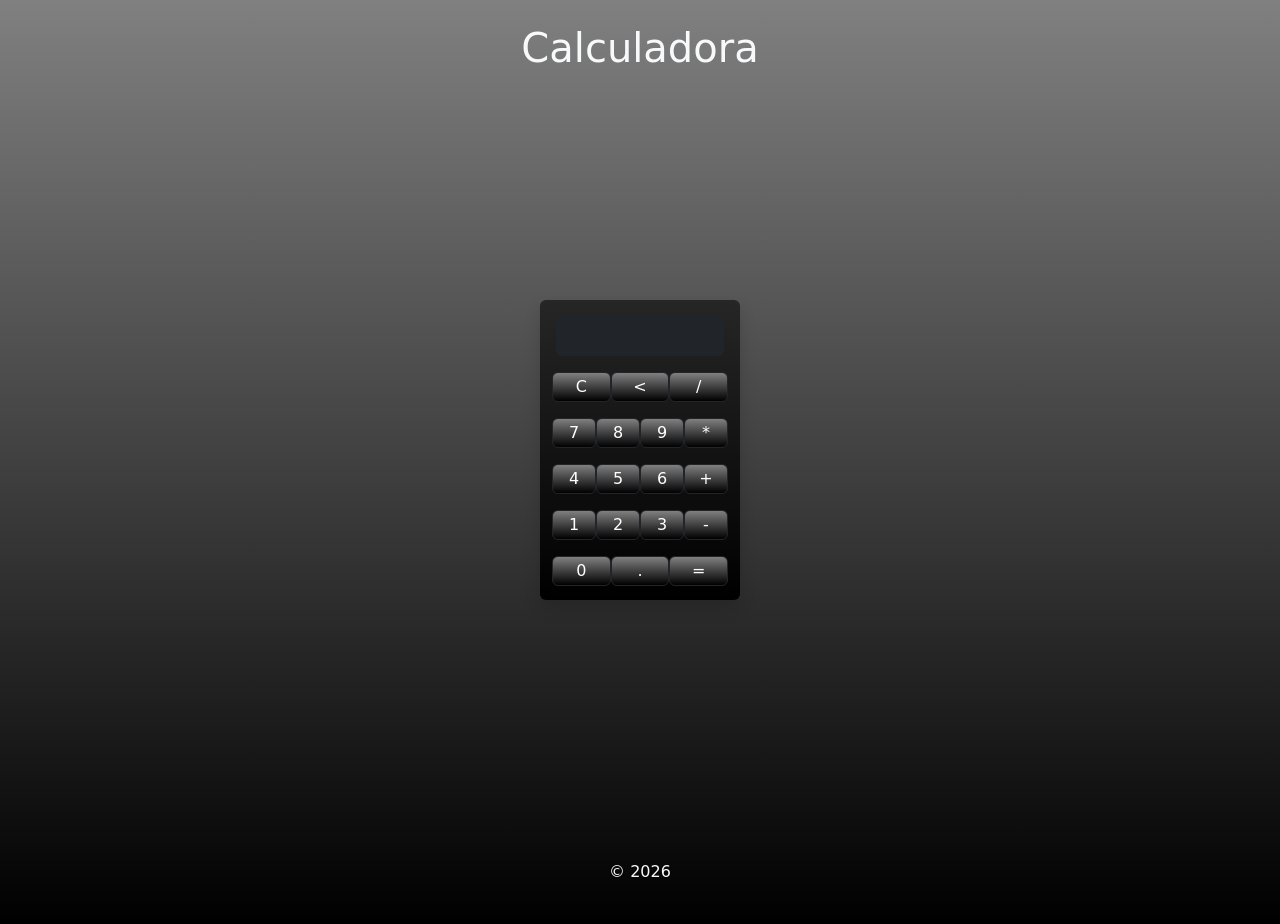
<file: Calculadora/index.html>
<!DOCTYPE html>
<html lang="en">
<head>
    <meta charset="UTF-8">
    <meta name="viewport" content="width=device-width, initial-scale=1.0">
    <title>Calculator</title>
    <link rel="stylesheet" href="style.css">
    <link href="https://cdn.jsdelivr.net/npm/bootstrap@5.3.3/dist/css/bootstrap.min.css" rel="stylesheet" integrity="sha384-QWTKZyjpPEjISv5WaRU9OFeRpok6YctnYmDr5pNlyT2bRjXh0JMhjY6hW+ALEwIH" crossorigin="anonymous">
</head>
<body>
    <header class="header text-center my-4">
        <h1 class="text-light">Calculadora</h1>
    </header>
    <main class="d-flex justify-content-center">
        <div class="calc bg-black bg-gradient p-3 rounded shadow">
            <div class="display bg-dark pb-3 mb-3 rounded text-light text-end" id="display"></div>
            <div class="btns">
                <div class="row g-2"> 
                    <button onclick="clearAll()" class="btn col btn-dark d-flex justify-content-center align-items-center" aria-label="Clear">C</button>
                    <button onclick="backspace()" class="btn col btn-dark d-flex justify-content-center align-items-center" aria-label="Backspace"><</button>
                    <button onclick="pressed('/')" class="btn col btn-dark d-flex justify-content-center align-items-center" aria-label="Divide">/</button>
                </div>
                <div class="row g-2 mt-2">
                    <button onclick="pressed('7')" class="btn col btn-dark d-flex justify-content-center align-items-center" aria-label="Seven">7</button>
                    <button onclick="pressed('8')" class="btn col btn-dark d-flex justify-content-center align-items-center" aria-label="Eight">8</button>
                    <button onclick="pressed('9')" class="btn col btn-dark d-flex justify-content-center align-items-center" aria-label="Nine">9</button>
                    <button onclick="pressed('*')" class="btn col btn-dark d-flex justify-content-center align-items-center" aria-label="Multiply">*</button>
                </div>
                <div class="row g-2 mt-2">
                    <button onclick="pressed('4')" class="btn col btn-dark d-flex justify-content-center align-items-center" aria-label="Four">4</button>
                    <button onclick="pressed('5')" class="btn col btn-dark d-flex justify-content-center align-items-center" aria-label="Five">5</button>
                    <button onclick="pressed('6')" class="btn col btn-dark d-flex justify-content-center align-items-center" aria-label="Six">6</button>
                    <button onclick="pressed('+')" class="btn col btn-dark d-flex justify-content-center align-items-center" aria-label="Add">+</button>
                </div>
                <div class="row g-2 mt-2">
                    <button onclick="pressed('1')" class="btn col btn-dark d-flex justify-content-center align-items-center" aria-label="One">1</button>
                    <button onclick="pressed('2')" class="btn col btn-dark d-flex justify-content-center align-items-center" aria-label="Two">2</button>
                    <button onclick="pressed('3')" class="btn col btn-dark d-flex justify-content-center align-items-center" aria-label="Three">3</button>
                    <button onclick="pressed('-')" class="btn col btn-dark d-flex justify-content-center align-items-center" aria-label="Subtract">-</button>
                </div>
                <div class="row g-2 mt-2">
                    <button onclick="pressed('0')" class="btn col btn-dark d-flex justify-content-center align-items-center" aria-label="Zero">0</button>
                    <button onclick="pressed('.')" class="btn col btn-dark d-flex justify-content-center align-items-center" aria-label="Decimal">.</button>
                    <button onclick="calculate()" class="btn col btn-dark d-flex justify-content-center align-items-center" aria-label="Equals">=</button>
                </div>
            </div>
        </div>
    </main>
    <footer class="footer text-light fixed-bottom mt-auto text-center">
        <p>&copy; 2026</p>
    </footer>
    <script src="script.js"></script>
    <script src="https://cdn.jsdelivr.net/npm/bootstrap@5.3.3/dist/js/bootstrap.bundle.min.js" integrity="sha384-YvpcrYf0tY3lHB60NNkmXc5s9fDVZLESaAA55NDzOxhy9GkcIdslK1eN7N6jIeHz" crossorigin="anonymous"></script>
</body>
</html>
</file>
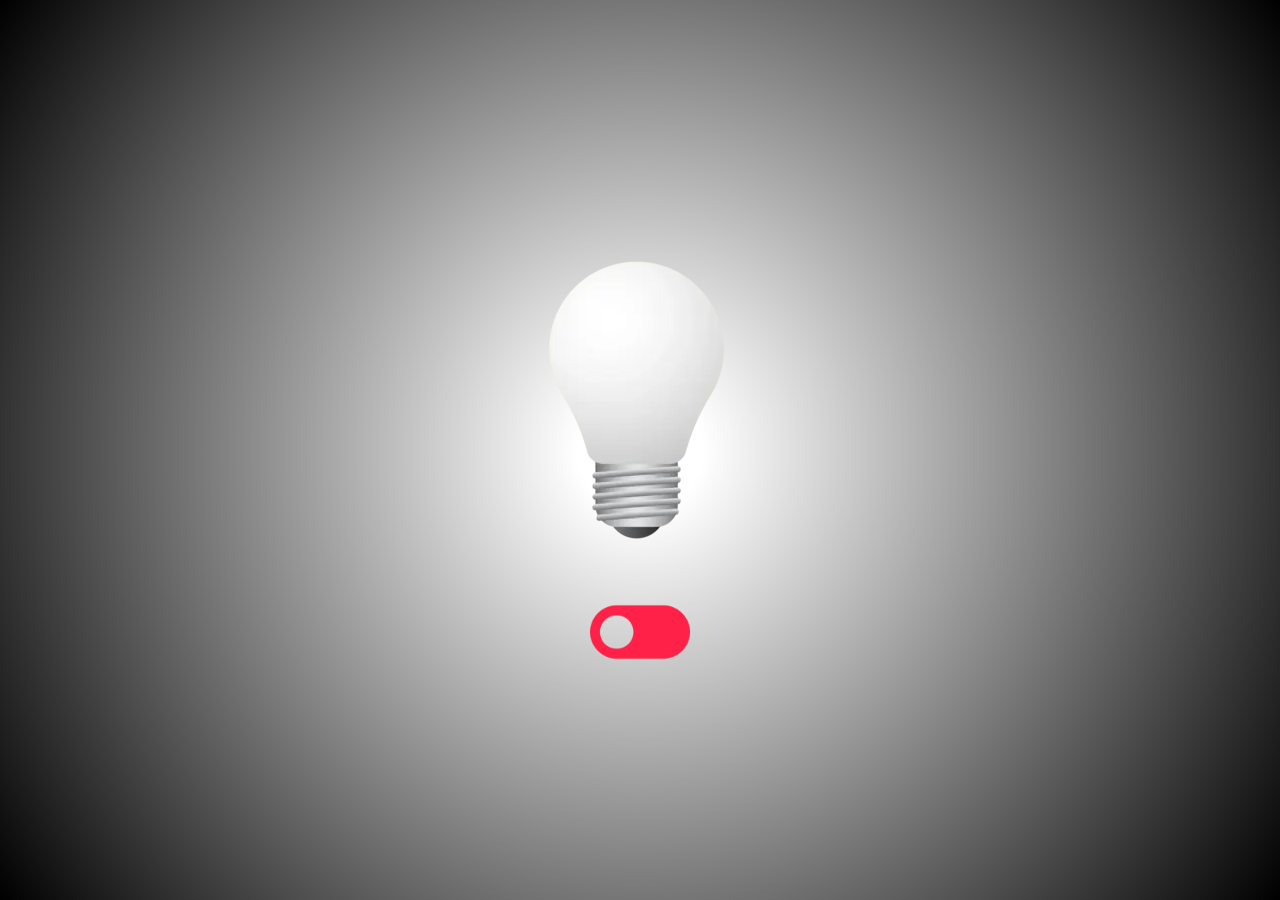
<file: Lampada/index.html>
<!DOCTYPE html>
<html lang="pt-BR">

<head>
    <meta charset="UTF-8">
    <meta name="viewport" content="width=device-width, initial-scale=1.0">
    <title>Lâmpada</title>
    <link rel="stylesheet" href="style.css">
    <script src="script.js" defer></script>
</head>

<body>
    <div class="container">
        <img id="lamp" src="assets/lamp_off.png" alt="Lâmpada apagada">

        <div class="img-container">
            <img src="assets/interruptor_off.png" id="interruptor" alt="Interruptor desligado">
        </div>
    </div>
</body>

</html>
</file>
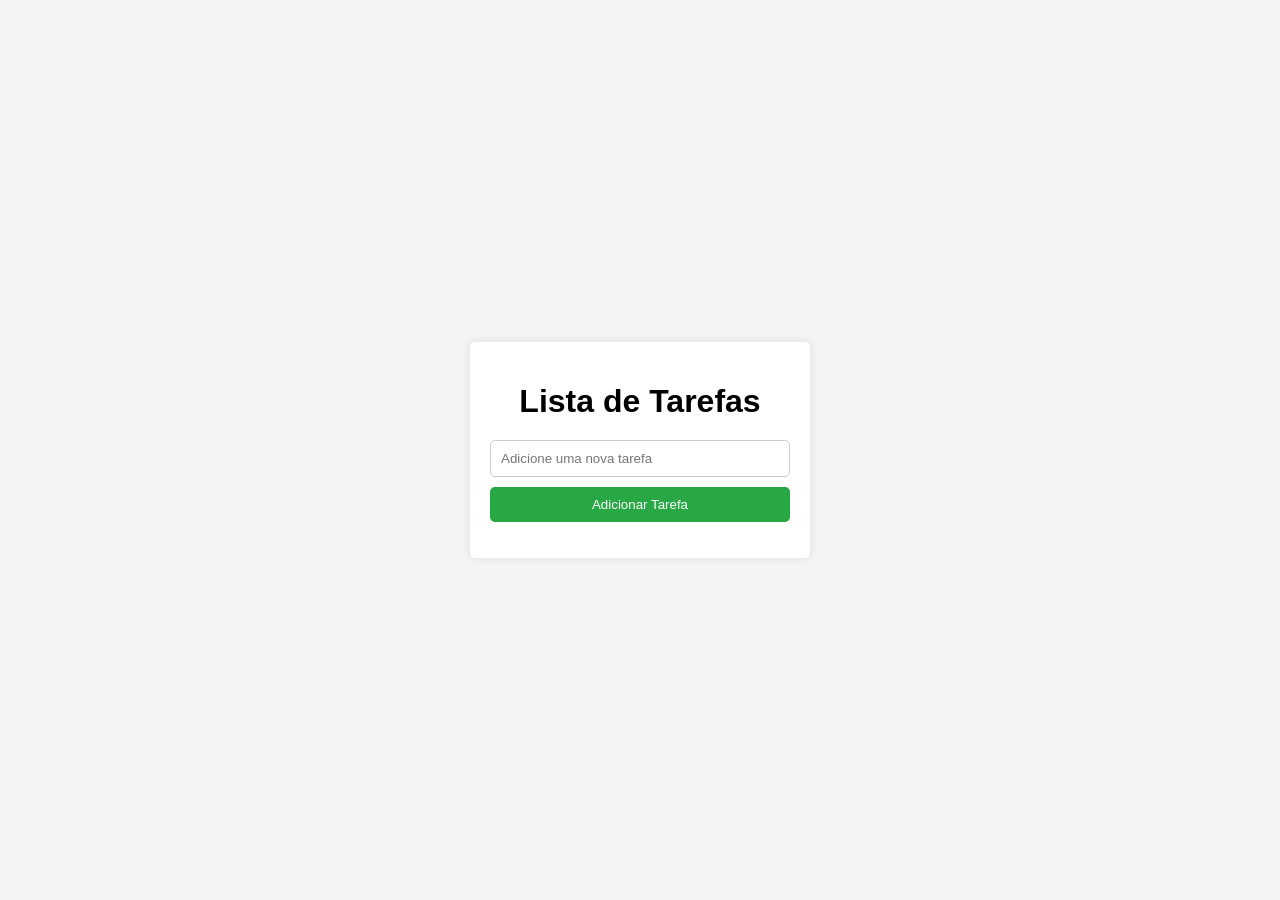
<file: Lista-de-Tarefas/index.html>
<html lang="pt-BR">
<head>
    <meta charset="UTF-8">
    <meta name="viewport" content="width=device-width, initial-scale=1.0">
    <title>Lista de Tarefas</title>
    <link rel="stylesheet" href="styles.css">
    <script src="script.js" defer></script>
</head>
<body>
    <div class="container">
        <h1>Lista de Tarefas</h1>
        <input type="text" id="taskInput" placeholder="Adicione uma nova tarefa">
        <button id="addTaskBtn">Adicionar Tarefa</button>
        <ul id="taskList">
                        
        </ul>
    </div>
    <script src="script.js"></script>
</body>
</html>
</file>
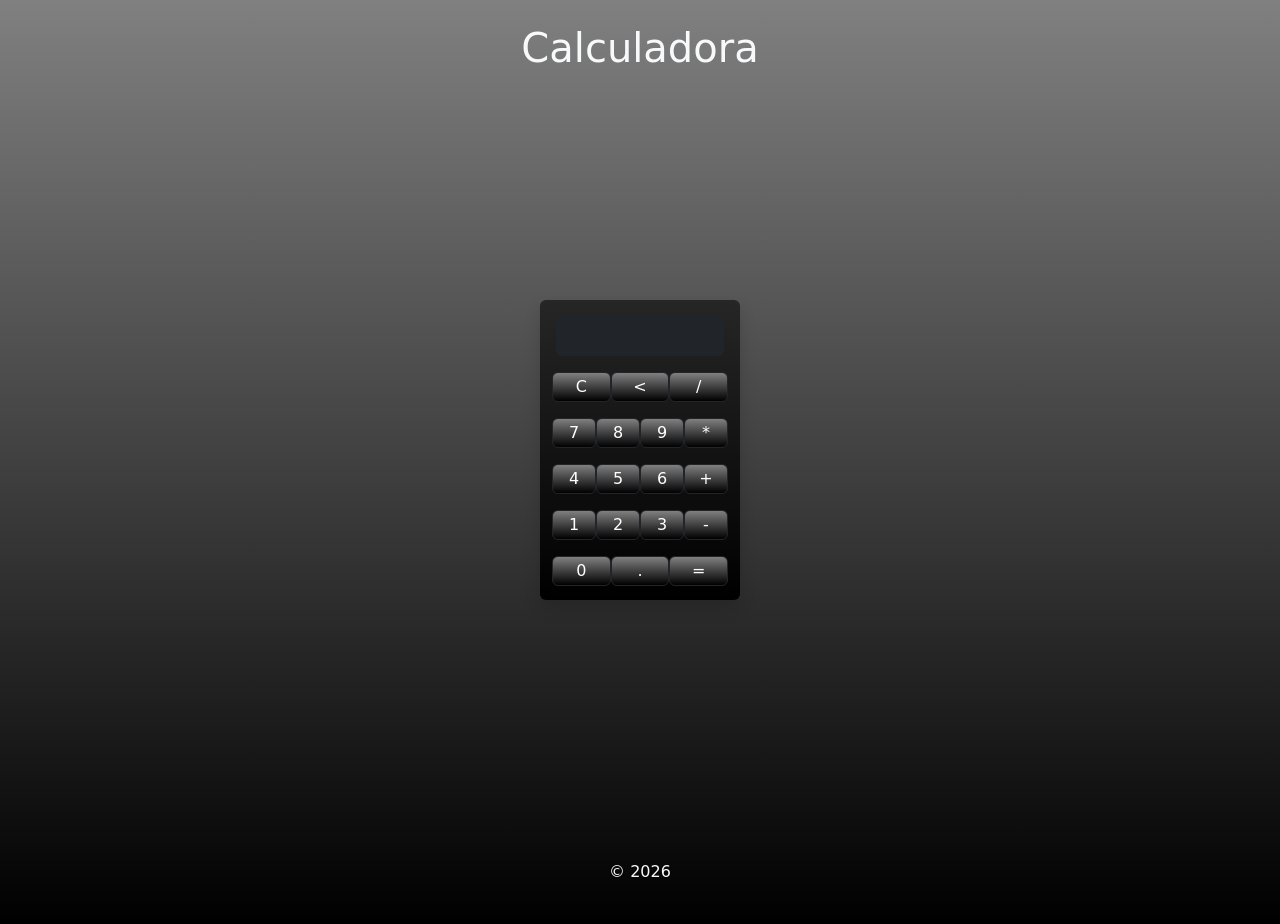
<file: Calculadora/index3.html>
<!DOCTYPE html>
<html lang="en">
<head>
    <meta charset="UTF-8">
    <meta name="viewport" content="width=device-width, initial-scale=1.0">
    <title>Calculator</title>
    <link rel="stylesheet" href="style.css">
    <link href="https://cdn.jsdelivr.net/npm/bootstrap@5.3.3/dist/css/bootstrap.min.css" rel="stylesheet" integrity="sha384-QWTKZyjpPEjISv5WaRU9OFeRpok6YctnYmDr5pNlyT2bRjXh0JMhjY6hW+ALEwIH" crossorigin="anonymous">
</head>
<body>
    <header class="header text-center my-4">
        <h1 class="text-light">Calculadora</h1>
    </header>
    <main class="d-flex justify-content-center">
        <div class="calc bg-black bg-gradient p-3 rounded shadow">
            <div class="display bg-dark pb-3 mb-3 rounded text-light text-end" id="display"></div>
            <div class="btns">
                <div class="row g-2"> 
                    <button onclick="clearAll()" class="btn col btn-dark d-flex justify-content-center align-items-center" aria-label="Clear">C</button>
                    <button onclick="backspace()" class="btn col btn-dark d-flex justify-content-center align-items-center" aria-label="Backspace"><</button>
                    <button onclick="pressed('/')" class="btn col btn-dark d-flex justify-content-center align-items-center" aria-label="Divide">/</button>
                </div>
                <div class="row g-2 mt-2">
                    <button onclick="pressed('7')" class="btn col btn-dark d-flex justify-content-center align-items-center" aria-label="Seven">7</button>
                    <button onclick="pressed('8')" class="btn col btn-dark d-flex justify-content-center align-items-center" aria-label="Eight">8</button>
                    <button onclick="pressed('9')" class="btn col btn-dark d-flex justify-content-center align-items-center" aria-label="Nine">9</button>
                    <button onclick="pressed('*')" class="btn col btn-dark d-flex justify-content-center align-items-center" aria-label="Multiply">*</button>
                </div>
                <div class="row g-2 mt-2">
                    <button onclick="pressed('4')" class="btn col btn-dark d-flex justify-content-center align-items-center" aria-label="Four">4</button>
                    <button onclick="pressed('5')" class="btn col btn-dark d-flex justify-content-center align-items-center" aria-label="Five">5</button>
                    <button onclick="pressed('6')" class="btn col btn-dark d-flex justify-content-center align-items-center" aria-label="Six">6</button>
                    <button onclick="pressed('+')" class="btn col btn-dark d-flex justify-content-center align-items-center" aria-label="Add">+</button>
                </div>
                <div class="row g-2 mt-2">
                    <button onclick="pressed('1')" class="btn col btn-dark d-flex justify-content-center align-items-center" aria-label="One">1</button>
                    <button onclick="pressed('2')" class="btn col btn-dark d-flex justify-content-center align-items-center" aria-label="Two">2</button>
                    <button onclick="pressed('3')" class="btn col btn-dark d-flex justify-content-center align-items-center" aria-label="Three">3</button>
                    <button onclick="pressed('-')" class="btn col btn-dark d-flex justify-content-center align-items-center" aria-label="Subtract">-</button>
                </div>
                <div class="row g-2 mt-2">
                    <button onclick="pressed('0')" class="btn col btn-dark d-flex justify-content-center align-items-center" aria-label="Zero">0</button>
                    <button onclick="pressed('.')" class="btn col btn-dark d-flex justify-content-center align-items-center" aria-label="Decimal">.</button>
                    <button onclick="calculate()" class="btn col btn-dark d-flex justify-content-center align-items-center" aria-label="Equals">=</button>
                </div>
            </div>
        </div>
    </main>
    <footer class="footer text-light fixed-bottom mt-auto text-center">
        <p>&copy; 2026</p>
    </footer>
    <script src="script.js"></script>
    <script src="https://cdn.jsdelivr.net/npm/bootstrap@5.3.3/dist/js/bootstrap.bundle.min.js" integrity="sha384-YvpcrYf0tY3lHB60NNkmXc5s9fDVZLESaAA55NDzOxhy9GkcIdslK1eN7N6jIeHz" crossorigin="anonymous"></script>
</body>
</html>
</file>
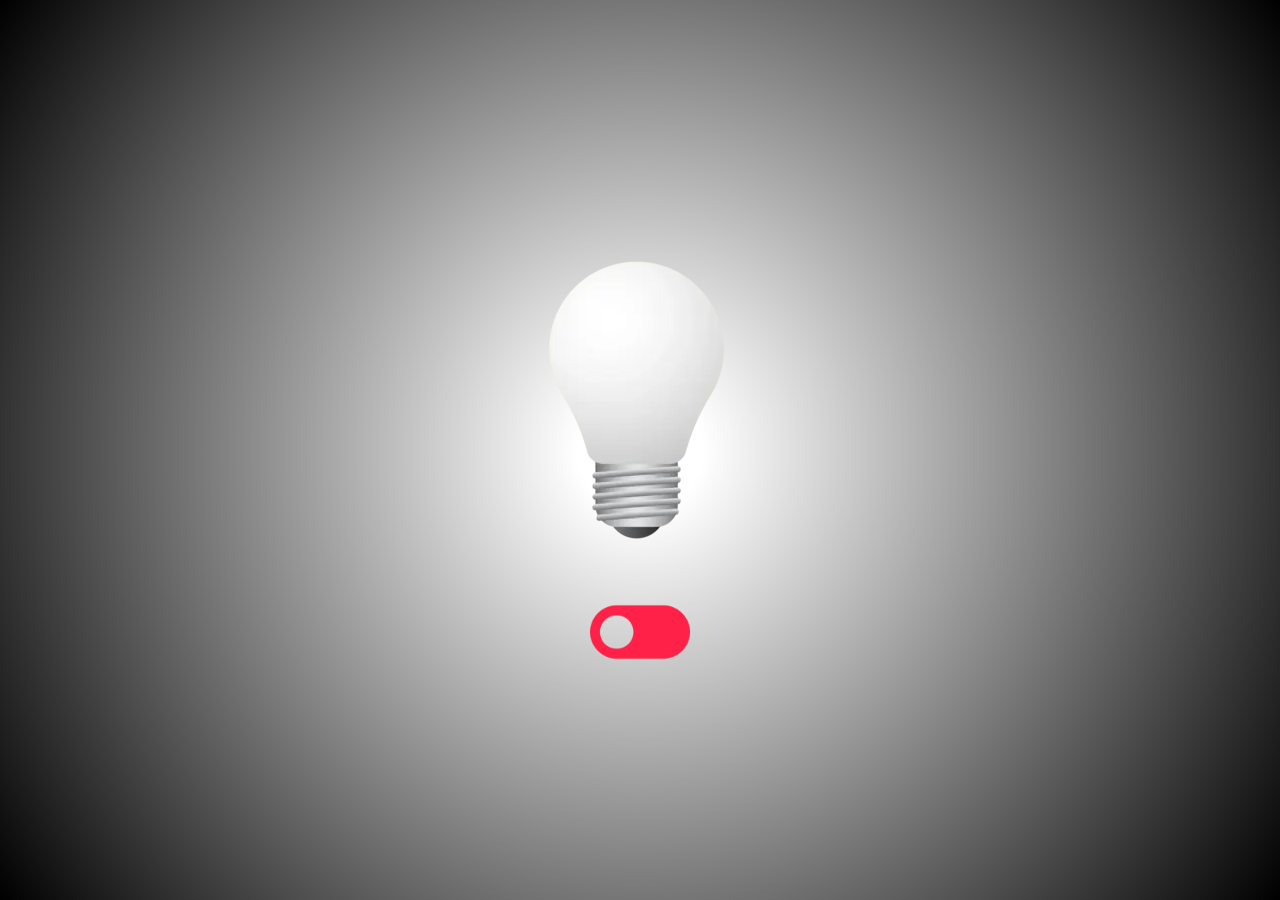
<file: Lampada/index2.html>
<!DOCTYPE html>
<html lang="pt-BR">

<head>
    <meta charset="UTF-8">
    <meta name="viewport" content="width=device-width, initial-scale=1.0">
    <title>Lâmpada</title>
    <link rel="stylesheet" href="style.css">
    <script src="script.js" defer></script>
</head>

<body>
    <div class="container">
        <img id="lamp" src="assets/lamp_off.png" alt="Lâmpada apagada">

        <div class="img-container">
            <img src="assets/interruptor_off.png" id="interruptor" alt="Interruptor desligado">
        </div>
    </div>
</body>

</html>
</file>
<file: Calculadora/style.css>
*{
    margin: 0;
    padding: 0;
}

@font-face {
    font-family: 'DS-DIGI';
    src: url('ds_digital/DS-DIGI.TTF') format('truetype'),
         url('ds_digital/DS-DIGIB.TTF') format('truetype'),
         url('ds_digital/DS-DIGII.TTF') format('truetype'),
         url('ds_digital/DS-DIGIT.TTF') format('truetype');
}

body{
    background-image: linear-gradient(gray, black);
    background-repeat: no-repeat;
    height: 100vh;
    font-family: 'Courier New', Courier, monospace;
}

.calc{
    position: absolute;
    top: 50%;
    left: 50%;
    transform: translate(-50%, -50%);
    height: 300px;
    width: 200px;
    background-color: black;
    border-radius: 5px;    
    padding: 20px;
}

.display{
    background-color: white;
    height: 40px;
    width: auto;
    word-wrap: normal;
    overflow: hidden;
    border-radius: 5px;
    font-family: 'DS-DIGI', sans-serif;
    font-size: 30px;
}

.btn{
    font: 1em sans-serif;
    color: #fff;
    background-image: linear-gradient(gray, black);
    border-radius: 5px;
    padding: 5px;
    width: 30px;
    height: 30px;
}
</file>
<file: Lampada/style.css>
body {
    background: radial-gradient(circle, white 8%, black 100%);
    display: flex;
    justify-content: center;
    align-items: center;
    height: 100vh;
    margin: 0;
}

.img-container {
    display: flex;
    align-items: center;
    justify-content: center;
}

#interruptor {
    width: 100px;
}

.container {
    cursor: pointer;
}
</file>
<file: Lista-de-Tarefas/styles.css>
body {
    font-family: Arial, sans-serif;
    background-color: #f4f4f4;
    display: flex;
    justify-content: center;
    align-items: center;
    height: 100vh;
    margin: 0;
}

.container {
    background: #fff;
    padding: 20px;
    border-radius: 5px;
    box-shadow: 0 0 10px rgba(0,0,0,0.1);
    width: 300px;
    text-align: center;
}

h1 {
    margin-bottom: 20px;
}

input {
    padding: 10px;
    width: calc(100%);
    margin-bottom: 10px;
    border: 1px solid #ccc;
    border-radius: 5px;
}

button {
    padding: 10px 15px;
    background: #28a745;
    color: #fff;
    border: none;
    border-radius: 5px;
    cursor: pointer;
    width: 100%;
}

button:hover {
    background: #218838;
}

ul {
    list-style: none;
    padding: 0;
}

li {
    background: #f4f4f4;
    padding: 10px;
    margin-bottom: 10px;
    border-radius: 5px;
    display: flex;
    justify-content: space-between;
    align-items: center;
}

li button {
    background: #dc3545;
    border: none;
    color: #fff;
    padding: 5px 10px;
    border-radius: 5px;
    cursor: pointer;
    width: 30px;
    border-radius: 5px;
}

li button:hover {
    background: #c82333;
}
</file>
